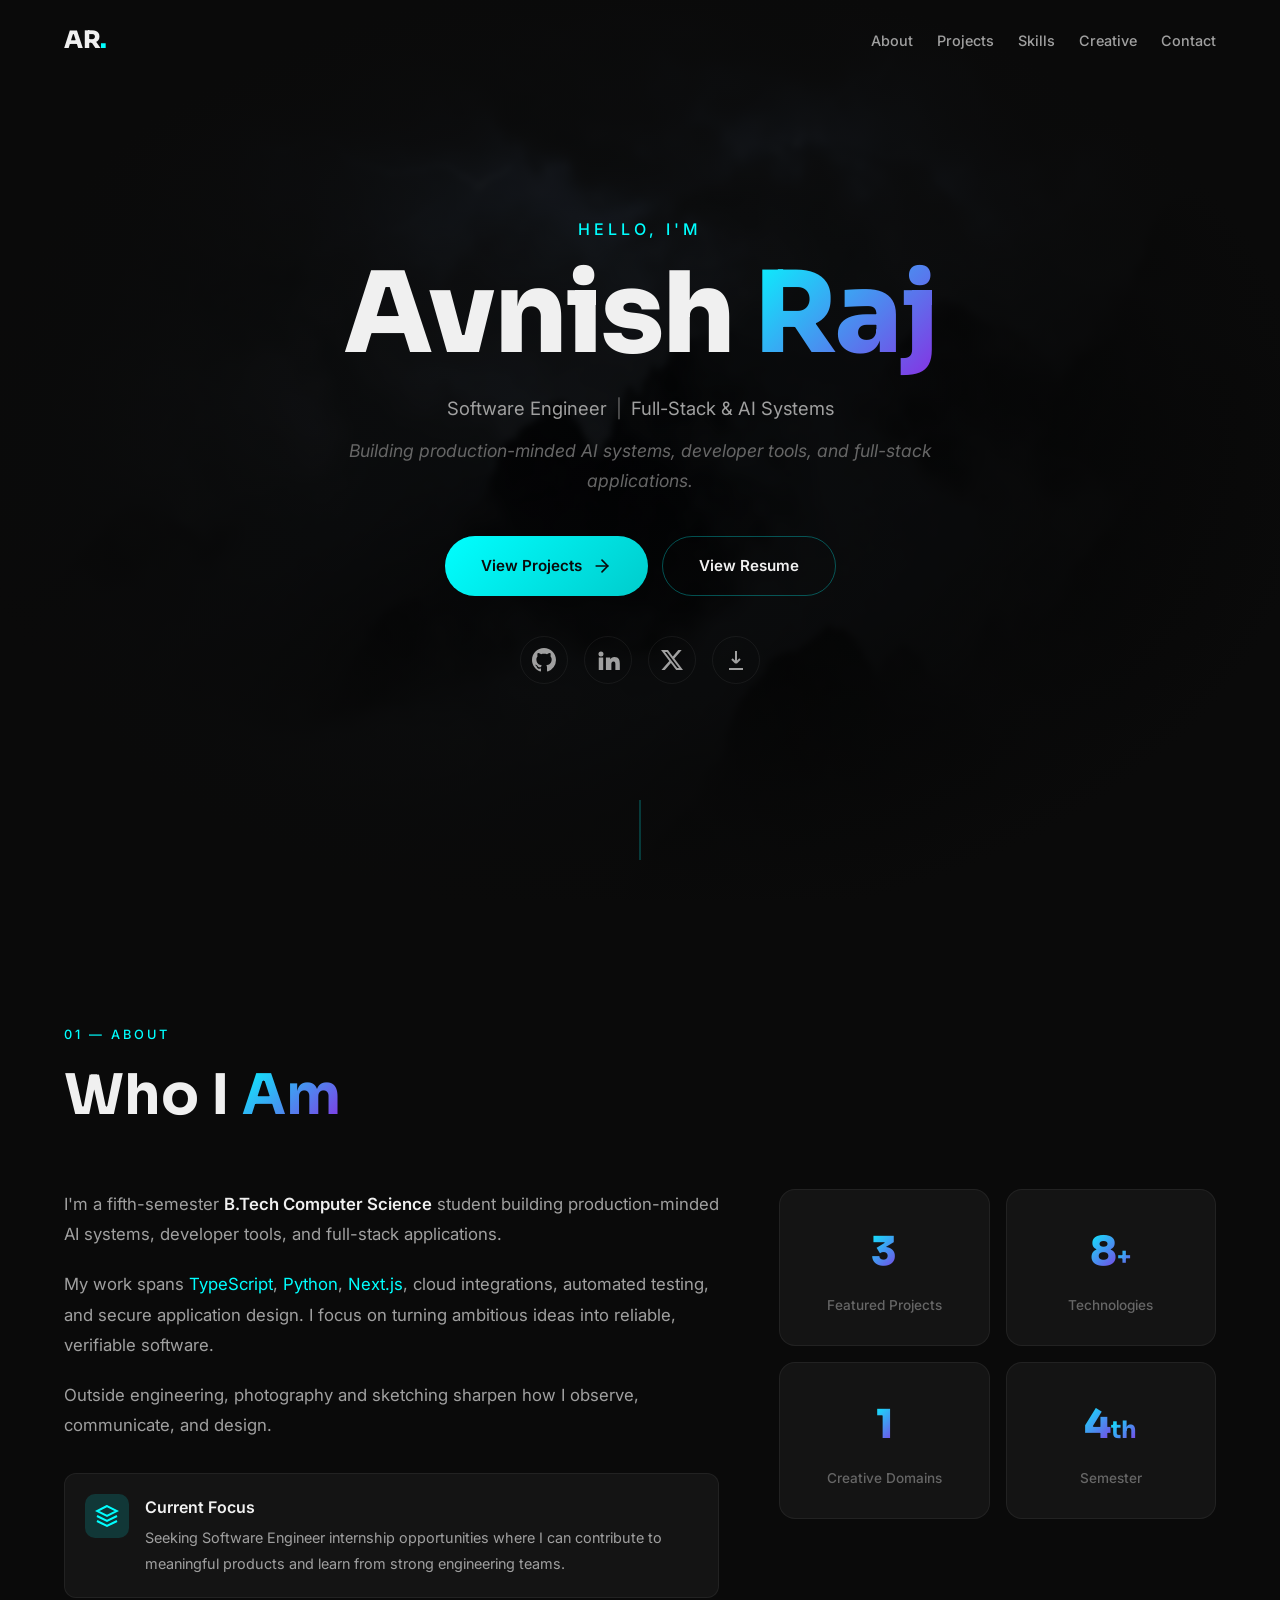
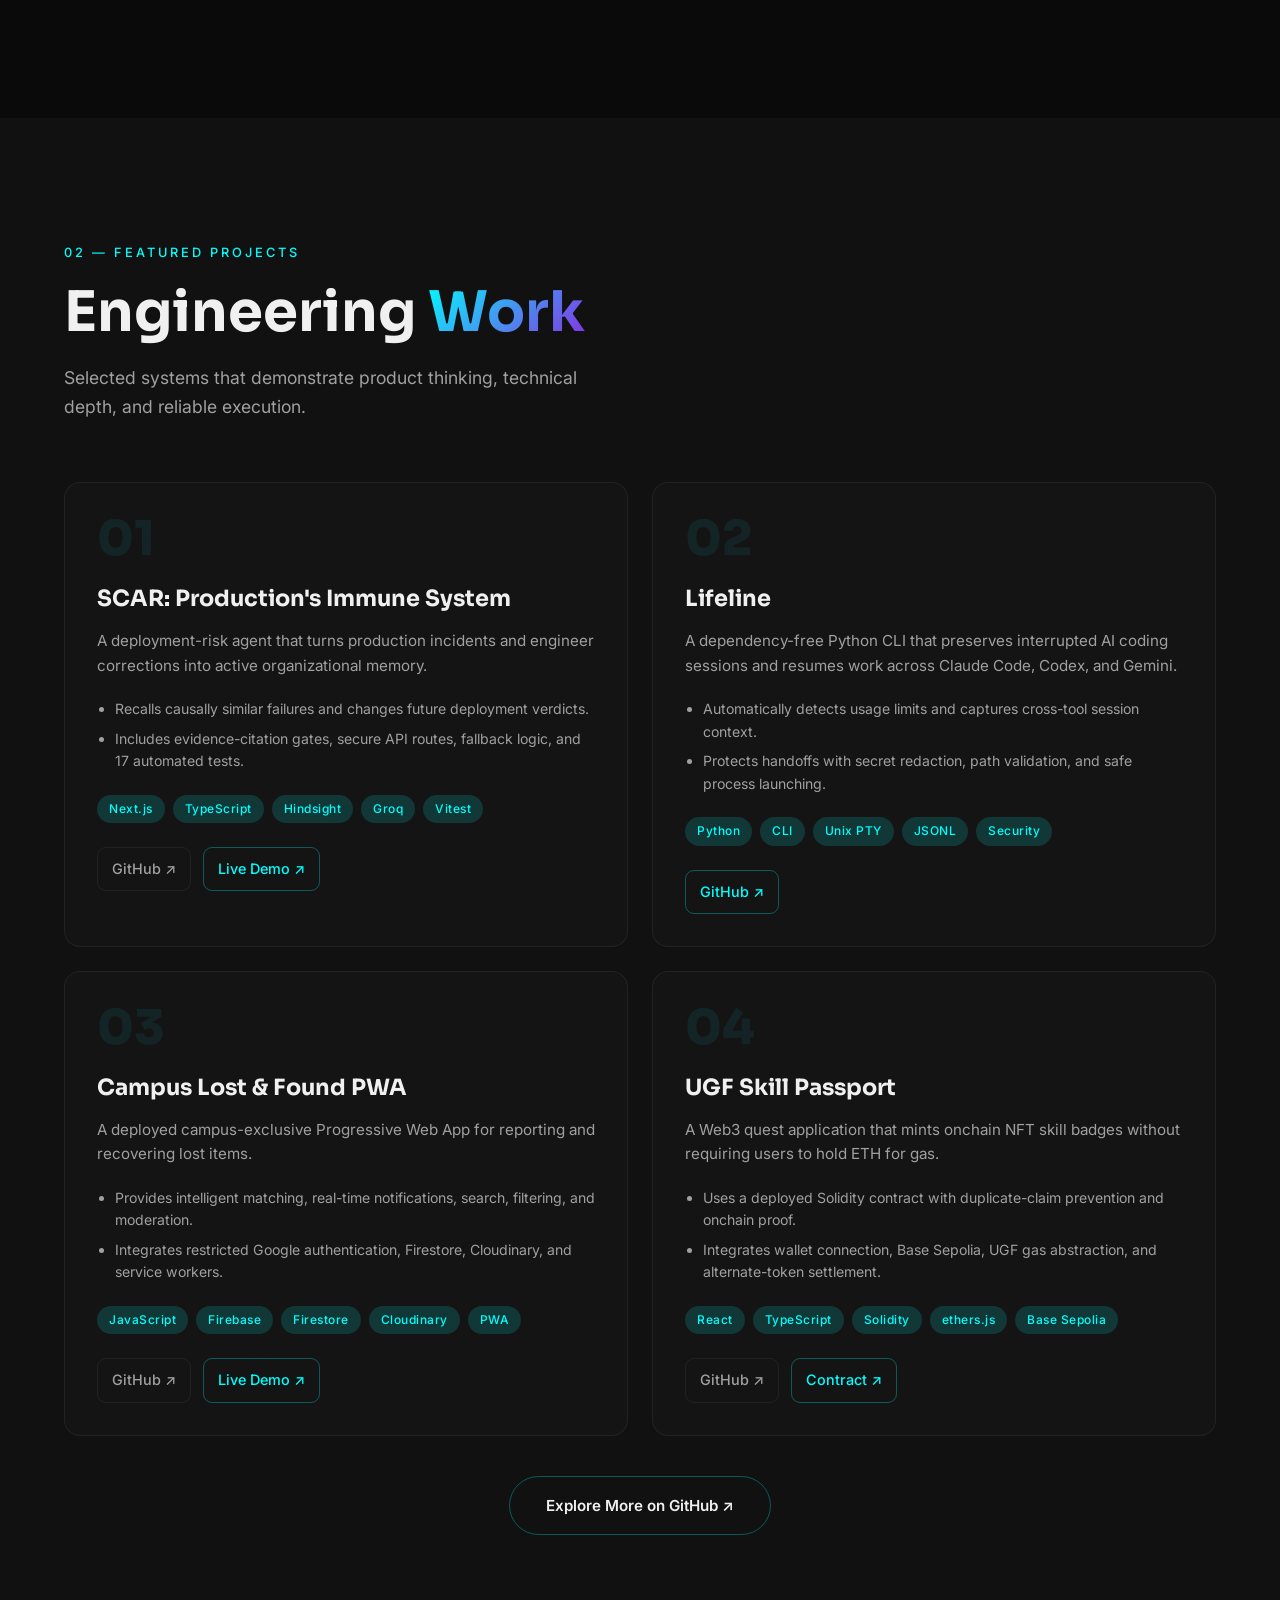
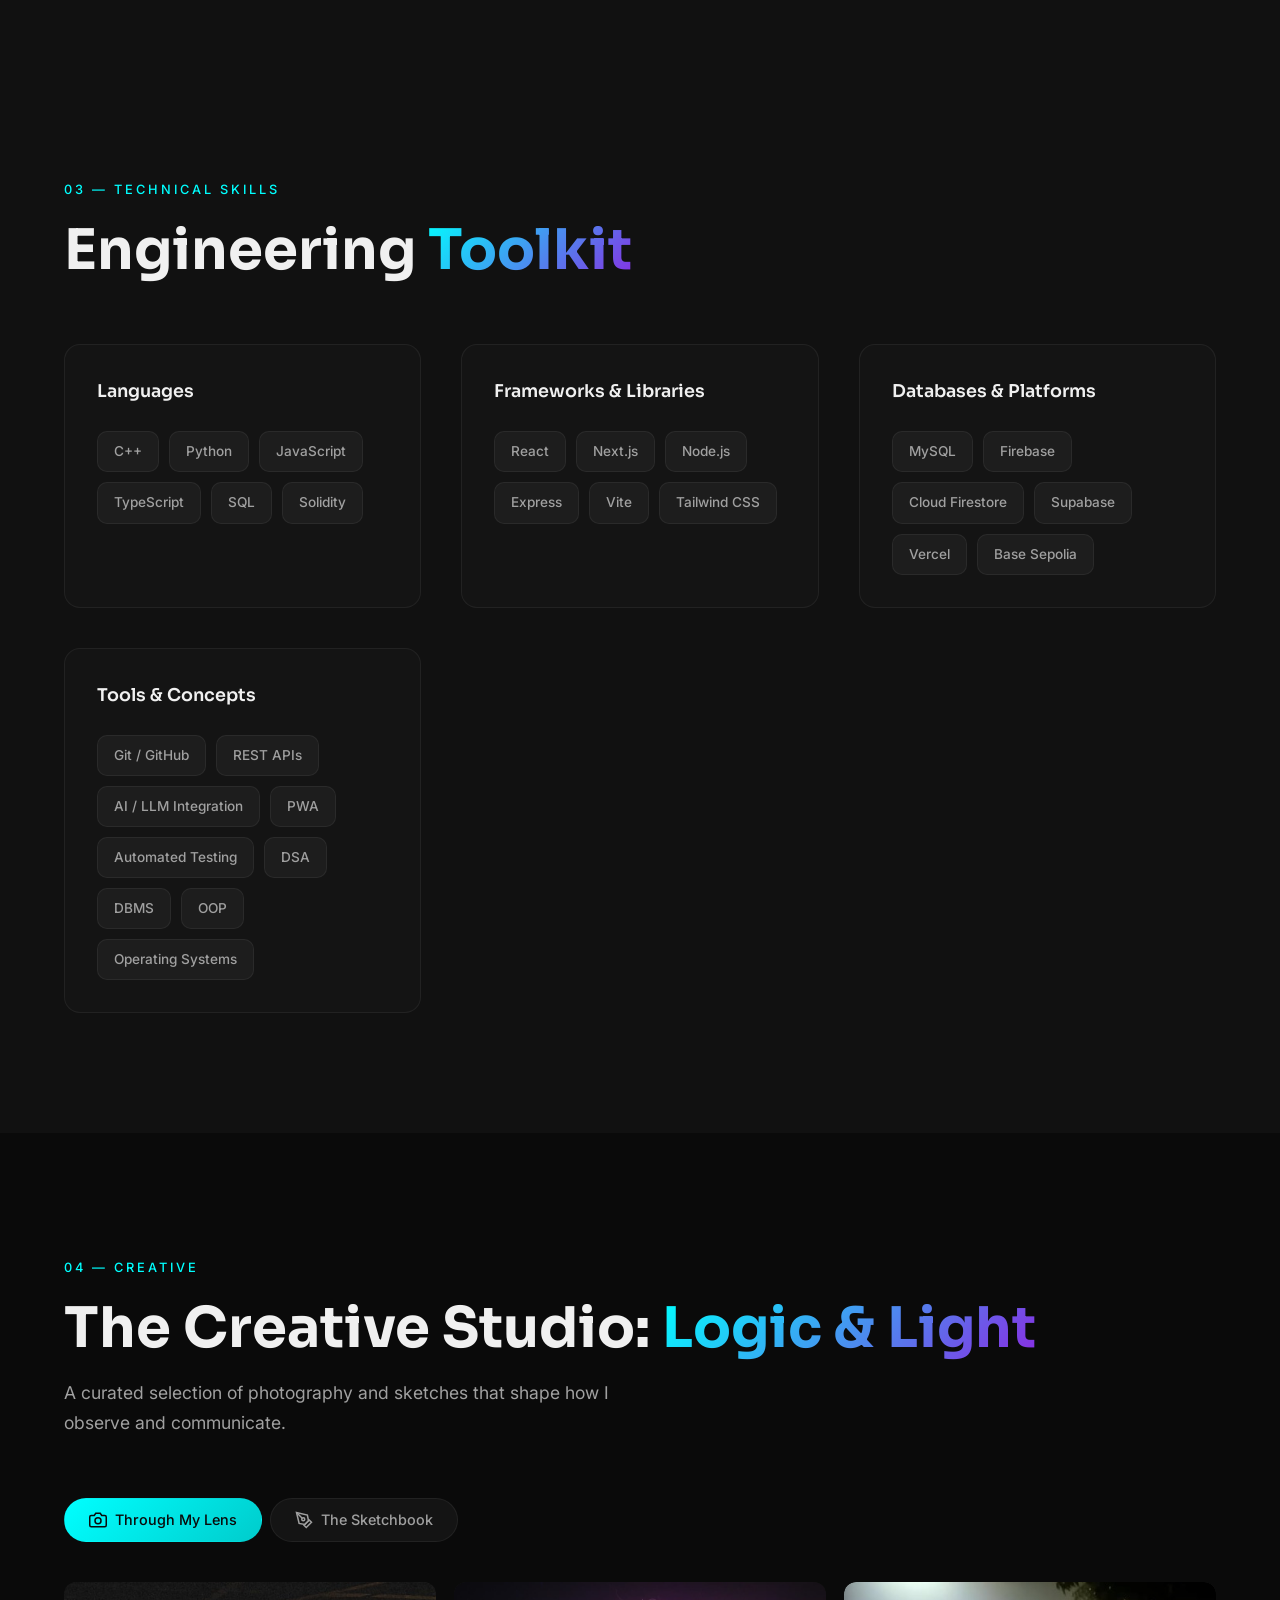
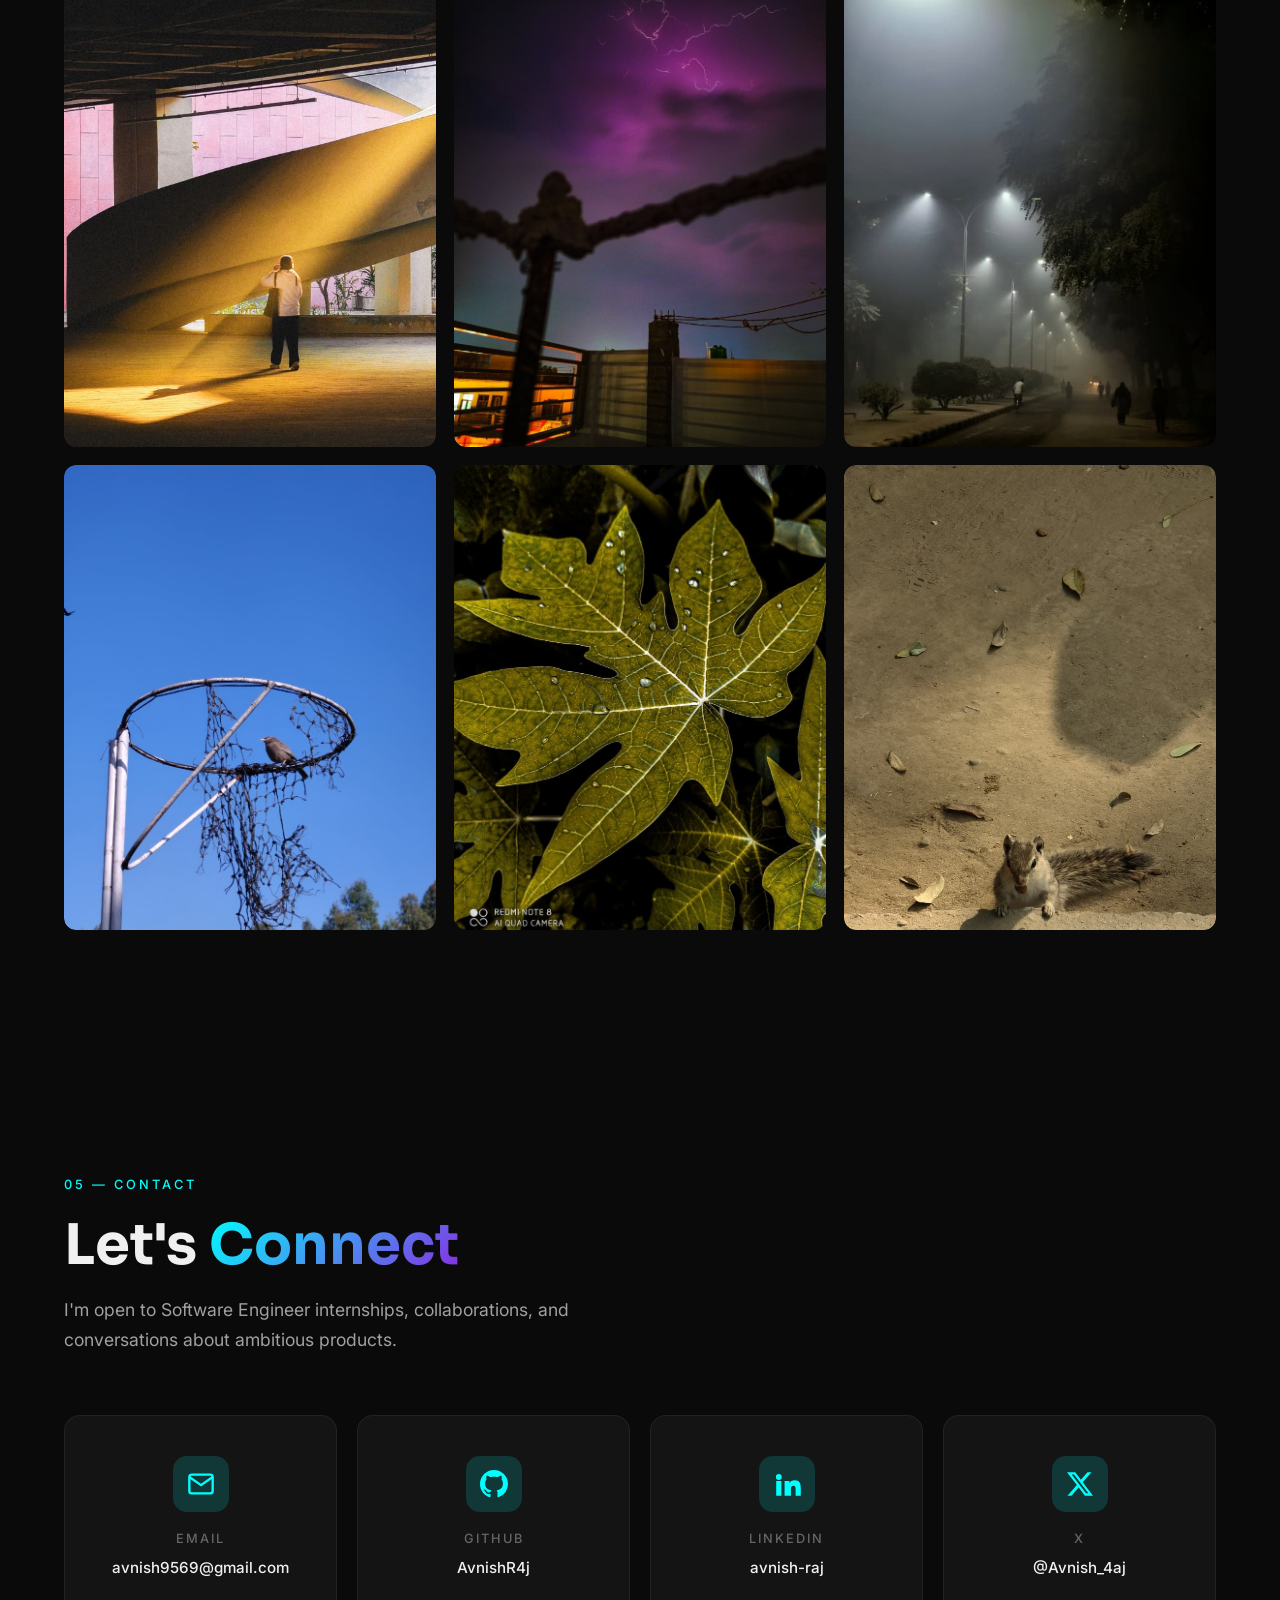
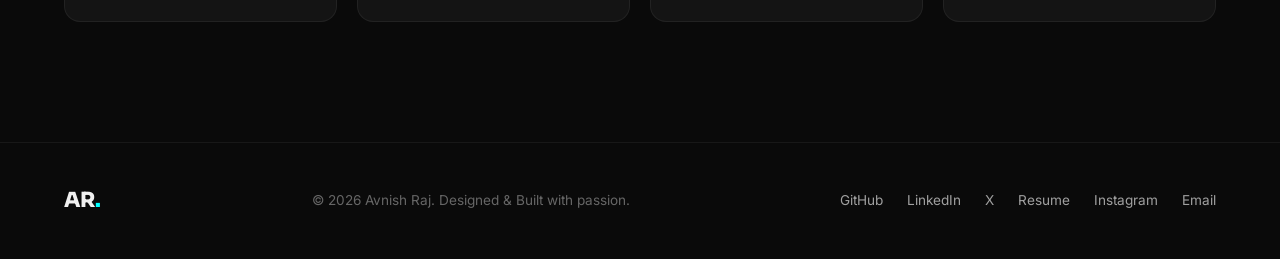
<file: index.html>
<!DOCTYPE html>
<html lang="en">

<head>
  <meta charset="UTF-8" />
  <meta name="viewport" content="width=device-width, initial-scale=1.0" />
  <title>Avnish Raj — Software Engineer | Full-Stack &amp; AI Systems</title>
  <meta name="description"
    content="Software engineering portfolio of Avnish Raj, a B.Tech Computer Science student building production-minded AI systems, developer tools, and full-stack applications." />
  <meta property="og:title" content="Avnish Raj — Software Engineer | Full-Stack &amp; AI Systems" />
  <meta property="og:description"
    content="Explore production-minded AI systems, developer tools, and full-stack applications built by Avnish Raj." />
  <meta property="og:type" content="website" />
  <meta property="og:url" content="https://avnishr4j.github.io/Portfolio-2.0/" />
  <link rel="preconnect" href="https://fonts.googleapis.com" />
  <link rel="preconnect" href="https://fonts.gstatic.com" crossorigin />
  <link
    href="https://fonts.googleapis.com/css2?family=Inter:wght@300;400;500;600;700&family=Sora:wght@400;600;700;800&display=swap"
    rel="stylesheet" />
  <link rel="stylesheet" href="style.css" />
</head>

<body>
  <!-- ═══════════════════ NAVIGATION ═══════════════════ -->
  <nav class="navbar" id="navbar">
    <div class="nav-container">
      <a href="#hero" class="nav-logo">AR<span class="accent-dot">.</span></a>
      <button class="hamburger" id="hamburger" aria-label="Toggle menu" aria-expanded="false" aria-controls="nav-links">
        <span></span><span></span><span></span>
      </button>
      <ul class="nav-links" id="nav-links">
        <li><a href="#about">About</a></li>
        <li><a href="#projects">Projects</a></li>
        <li><a href="#skills">Skills</a></li>
        <li><a href="#creative">Creative</a></li>
        <li><a href="#contact">Contact</a></li>
      </ul>
    </div>
  </nav>

  <!-- ═══════════════════ HERO SECTION ═══════════════════ -->
  <section class="hero" id="hero">
    <div class="hero-bg">
      <img src="assets/hero-bg.png" alt="" class="hero-bg-img" />
      <div class="hero-overlay"></div>
    </div>
    <div class="hero-particles" id="hero-particles"></div>
    <div class="hero-content reveal">
      <p class="hero-greeting">Hello, I'm</p>
      <h1 class="hero-name">Avnish <span class="gradient-text">Raj</span></h1>
      <p class="hero-tagline">Software Engineer <span class="sep">|</span> Full-Stack &amp; AI Systems</p>
      <p class="hero-message">Building production-minded AI systems, developer tools, and full-stack applications.</p>
      <div class="hero-actions">
        <a href="#projects" class="cta-btn">
          <span>View Projects</span>
          <svg width="20" height="20" viewBox="0 0 24 24" fill="none" stroke="currentColor" stroke-width="2"
            stroke-linecap="round" stroke-linejoin="round">
            <line x1="5" y1="12" x2="19" y2="12" />
            <polyline points="12 5 19 12 12 19" />
          </svg>
        </a>
        <a href="assets/Avnish_Raj_Software_Engineer_Resume.pdf" target="_blank" rel="noopener"
          class="cta-btn cta-btn-secondary">View Resume</a>
      </div>
      <div class="hero-socials">
        <a href="https://github.com/AvnishR4j" target="_blank" rel="noopener" aria-label="GitHub" class="social-icon">
          <svg viewBox="0 0 24 24" width="24" height="24" fill="currentColor">
            <path
              d="M12 0C5.37 0 0 5.37 0 12c0 5.31 3.435 9.795 8.205 11.385.6.105.825-.255.825-.57 0-.285-.015-1.23-.015-2.235-3.015.555-3.795-.735-4.035-1.41-.135-.345-.72-1.41-1.23-1.695-.42-.225-1.02-.78-.015-.795.945-.015 1.62.87 1.845 1.23 1.08 1.815 2.805 1.305 3.495.99.105-.78.42-1.305.765-1.605-2.67-.3-5.46-1.335-5.46-5.925 0-1.305.465-2.385 1.23-3.225-.12-.3-.54-1.53.12-3.18 0 0 1.005-.315 3.3 1.23.96-.27 1.98-.405 3-.405s2.04.135 3 .405c2.295-1.56 3.3-1.23 3.3-1.23.66 1.65.24 2.88.12 3.18.765.84 1.23 1.905 1.23 3.225 0 4.605-2.805 5.625-5.475 5.925.435.375.81 1.095.81 2.22 0 1.605-.015 2.895-.015 3.3 0 .315.225.69.825.57A12.02 12.02 0 0024 12c0-6.63-5.37-12-12-12z" />
          </svg>
        </a>
        <a href="https://www.linkedin.com/in/avnish-raj" target="_blank" rel="noopener" aria-label="LinkedIn"
          class="social-icon">
          <svg viewBox="0 0 24 24" width="24" height="24" fill="currentColor" aria-hidden="true">
            <path d="M4.98 3.5a2.5 2.5 0 11-.001 5.001A2.5 2.5 0 014.98 3.5zM2.75 9.5h4.46V22H2.75V9.5zm7.17 0h4.27v1.71h.06c.59-1.13 2.05-2.32 4.22-2.32 4.52 0 5.35 2.97 5.35 6.84V22h-4.45v-5.56c0-1.33-.03-3.03-1.85-3.03-1.85 0-2.14 1.45-2.14 2.93V22H9.92V9.5z" />
          </svg>
        </a>
        <a href="https://x.com/Avnish_4aj" target="_blank" rel="noopener" aria-label="X profile"
          class="social-icon">
          <svg viewBox="0 0 24 24" width="22" height="22" fill="currentColor" aria-hidden="true">
            <path d="M18.901 1.153h3.68l-8.04 9.19L24 22.846h-7.406l-5.8-7.584-6.638 7.584H.474l8.6-9.83L0 1.154h7.594l5.243 6.932 6.064-6.933Zm-1.293 19.493h2.039L6.486 3.24H4.298l13.31 17.406Z" />
          </svg>
        </a>
        <a href="assets/Avnish_Raj_Software_Engineer_Resume.pdf" download aria-label="Download resume"
          class="social-icon">
          <svg width="24" height="24" viewBox="0 0 24 24" fill="none" stroke="currentColor" stroke-width="2"
            aria-hidden="true"><path d="M12 3v12m0 0l-4-4m4 4l4-4"/><path d="M5 21h14"/></svg>
        </a>
      </div>
    </div>
    <div class="scroll-indicator">
      <div class="scroll-line"></div>
    </div>
  </section>

  <!-- ═══════════════════ ABOUT SECTION ═══════════════════ -->
  <section class="section about" id="about">
    <div class="container">
      <div class="section-header reveal">
        <span class="section-tag">01 — About</span>
        <h2 class="section-title">Who I <span class="gradient-text">Am</span></h2>
      </div>
      <div class="about-grid reveal">
        <div class="about-text">
          <p>I'm a fifth-semester <strong>B.Tech Computer Science</strong> student building production-minded AI
            systems, developer tools, and full-stack applications.</p>
          <p>My work spans <span class="accent-cyan">TypeScript</span>, <span class="accent-cyan">Python</span>,
            <span class="accent-cyan">Next.js</span>, cloud integrations, automated testing, and secure application
            design. I focus on turning ambitious ideas into reliable, verifiable software.</p>
          <p>Outside engineering, photography and sketching sharpen how I observe, communicate, and design.</p>
          <div class="about-highlight">
            <div class="highlight-icon">
              <svg width="24" height="24" viewBox="0 0 24 24" fill="none" stroke="currentColor" stroke-width="2">
                <path d="M12 2L2 7l10 5 10-5-10-5zM2 17l10 5 10-5M2 12l10 5 10-5" />
              </svg>
            </div>
            <div>
              <strong>Current Focus</strong>
              <p>Seeking Software Engineer internship opportunities where I can contribute to meaningful products and
                learn from strong engineering teams.</p>
            </div>
          </div>
        </div>
        <div class="about-stats">
          <div class="stat-card">
            <span class="stat-number" data-target="4">0</span>
            <span class="stat-label">Featured Projects</span>
          </div>
          <div class="stat-card">
            <span class="stat-number" data-target="10">0</span><span class="stat-plus">+</span>
            <span class="stat-label">Technologies</span>
          </div>
          <div class="stat-card">
            <span class="stat-number" data-target="2">0</span>
            <span class="stat-label">Creative Domains</span>
          </div>
          <div class="stat-card">
            <span class="stat-number" data-target="5">0</span><span class="stat-plus">th</span>
            <span class="stat-label">Semester</span>
          </div>
        </div>
      </div>
    </div>
  </section>

  <!-- ═══════════════════ PROJECTS SECTION ═══════════════════ -->
  <section class="section projects" id="projects">
    <div class="container">
      <div class="section-header reveal">
        <span class="section-tag">02 — Featured Projects</span>
        <h2 class="section-title">Engineering <span class="gradient-text">Work</span></h2>
        <p class="section-subtitle">Selected systems that demonstrate product thinking, technical depth, and reliable
          execution.</p>
      </div>
      <div class="projects-grid">
        <article class="project-card reveal" data-tilt>
          <div class="project-card-inner">
            <div class="project-number">01</div>
            <h3 class="project-title">SCAR: Production's Immune System</h3>
            <p class="project-desc">A deployment-risk agent that turns production incidents and engineer corrections
              into active organizational memory.</p>
            <ul class="project-highlights">
              <li>Recalls causally similar failures and changes future deployment verdicts.</li>
              <li>Includes evidence-citation gates, secure API routes, fallback logic, and 17 automated tests.</li>
            </ul>
            <div class="project-tech">
              <span>Next.js</span><span>TypeScript</span><span>Hindsight</span><span>Groq</span><span>Vitest</span>
            </div>
            <div class="project-actions">
              <a href="https://github.com/AvnishR4j/scar-production-immune-system" target="_blank" rel="noopener"
                class="project-link">GitHub ↗</a>
              <a href="https://scar-production-immune-system.vercel.app" target="_blank" rel="noopener"
                class="project-link project-link-primary">Live Demo ↗</a>
            </div>
          </div>
        </article>

        <article class="project-card reveal" data-tilt>
          <div class="project-card-inner">
            <div class="project-number">02</div>
            <h3 class="project-title">Lifeline</h3>
            <p class="project-desc">A dependency-free Python CLI that preserves interrupted AI coding sessions and
              resumes work across Claude Code, Codex, and Gemini.</p>
            <ul class="project-highlights">
              <li>Automatically detects usage limits and captures cross-tool session context.</li>
              <li>Protects handoffs with secret redaction, path validation, and safe process launching.</li>
            </ul>
            <div class="project-tech">
              <span>Python</span><span>CLI</span><span>Unix PTY</span><span>JSONL</span><span>Security</span>
            </div>
            <div class="project-actions">
              <a href="https://github.com/AvnishR4j/lifeline" target="_blank" rel="noopener"
                class="project-link project-link-primary">GitHub ↗</a>
            </div>
          </div>
        </article>

        <article class="project-card reveal" data-tilt>
          <div class="project-card-inner">
            <div class="project-number">03</div>
            <h3 class="project-title">Campus Lost &amp; Found PWA</h3>
            <p class="project-desc">A deployed campus-exclusive Progressive Web App for reporting and recovering lost
              items.</p>
            <ul class="project-highlights">
              <li>Provides intelligent matching, real-time notifications, search, filtering, and moderation.</li>
              <li>Integrates restricted Google authentication, Firestore, Cloudinary, and service workers.</li>
            </ul>
            <div class="project-tech">
              <span>JavaScript</span><span>Firebase</span><span>Firestore</span><span>Cloudinary</span><span>PWA</span>
            </div>
            <div class="project-actions">
              <a href="https://github.com/AvnishR4j/Lost-Found" target="_blank" rel="noopener"
                class="project-link">GitHub ↗</a>
              <a href="https://student-hub-wqat4.web.app" target="_blank" rel="noopener"
                class="project-link project-link-primary">Live Demo ↗</a>
            </div>
          </div>
        </article>

        <article class="project-card reveal" data-tilt>
          <div class="project-card-inner">
            <div class="project-number">04</div>
            <h3 class="project-title">UGF Skill Passport</h3>
            <p class="project-desc">A Web3 quest application that mints onchain NFT skill badges without requiring
              users to hold ETH for gas.</p>
            <ul class="project-highlights">
              <li>Uses a deployed Solidity contract with duplicate-claim prevention and onchain proof.</li>
              <li>Integrates wallet connection, Base Sepolia, UGF gas abstraction, and alternate-token settlement.</li>
            </ul>
            <div class="project-tech">
              <span>React</span><span>TypeScript</span><span>Solidity</span><span>ethers.js</span><span>Base Sepolia</span>
            </div>
            <div class="project-actions">
              <a href="https://github.com/AvnishR4j/ugf-skill-passport" target="_blank" rel="noopener"
                class="project-link">GitHub ↗</a>
              <a href="https://sepolia.basescan.org/address/0x3E10c764b3E30D8EE789EC45233D05b8186b2812"
                target="_blank" rel="noopener" class="project-link project-link-primary">Contract ↗</a>
            </div>
          </div>
        </article>
      </div>
      <div class="projects-archive reveal">
        <a href="https://github.com/AvnishR4j?tab=repositories" target="_blank" rel="noopener"
          class="cta-btn cta-btn-secondary">Explore More on GitHub ↗</a>
      </div>
    </div>
  </section>

  <!-- ═══════════════════ CREATIVE STUDIO ═══════════════════ -->
  <section class="section creative" id="creative">
    <div class="container">
      <div class="section-header reveal">
        <span class="section-tag">04 — Creative</span>
        <h2 class="section-title">The Creative Studio: <span class="gradient-text">Logic &amp; Light</span></h2>
        <p class="section-subtitle">A curated selection of photography and sketches that shape how I observe and
          communicate.</p>
      </div>

      <div class="tabs reveal">
        <button class="tab-btn active" data-tab="photography" id="tab-btn-photography" role="tab"
          aria-selected="true" aria-controls="tab-photography">
          <svg width="18" height="18" viewBox="0 0 24 24" fill="none" stroke="currentColor" stroke-width="2">
            <path d="M23 19a2 2 0 01-2 2H3a2 2 0 01-2-2V8a2 2 0 012-2h4l2-3h6l2 3h4a2 2 0 012 2z" />
            <circle cx="12" cy="13" r="4" />
          </svg>
          Through My Lens
        </button>
        <button class="tab-btn" data-tab="sketches" id="tab-btn-sketches" role="tab" aria-selected="false"
          aria-controls="tab-sketches">
          <svg width="18" height="18" viewBox="0 0 24 24" fill="none" stroke="currentColor" stroke-width="2">
            <path d="M12 19l7-7 3 3-7 7-3-3z" />
            <path d="M18 13l-1.5-7.5L2 2l3.5 14.5L13 18l5-5z" />
            <path d="M2 2l7.586 7.586" />
            <circle cx="11" cy="11" r="2" />
          </svg>
          The Sketchbook
        </button>
      </div>

      <div class="tab-content active" id="tab-photography" role="tabpanel" aria-labelledby="tab-btn-photography">
        <div class="masonry-grid">
          <div class="gallery-item reveal">
            <img src="assets/photography/golden-light.jpg" alt="Golden Light" loading="lazy" />
            <div class="gallery-caption">Golden Light</div>
          </div>
          <div class="gallery-item reveal">
            <img src="assets/photography/night-owl.jpg" alt="Night Owl" loading="lazy" />
            <div class="gallery-caption">Night Owl</div>
          </div>
          <div class="gallery-item reveal">
            <img src="assets/photography/petal-poise.jpg" alt="Petal Poise" loading="lazy" />
            <div class="gallery-caption">Petal Poise</div>
          </div>
          <div class="gallery-item reveal">
            <img src="assets/photography/purple-lightning.jpg" alt="Purple Lightning" loading="lazy" />
            <div class="gallery-caption">Purple Lightning</div>
          </div>
          <div class="gallery-item reveal">
            <img src="assets/photography/misty-night.jpg" alt="Misty Night" loading="lazy" />
            <div class="gallery-caption">Misty Night</div>
          </div>
          <div class="gallery-item reveal">
            <img src="assets/photography/campus-atrium.jpg" alt="Campus Atrium" loading="lazy" />
            <div class="gallery-caption">Campus Atrium</div>
          </div>
          <div class="gallery-item reveal">
            <img src="assets/photography/perched.jpg" alt="Perched" loading="lazy" />
            <div class="gallery-caption">Perched</div>
          </div>
          <div class="gallery-item reveal">
            <img src="assets/photography/leaf-macro.jpg" alt="Leaf Macro" loading="lazy" />
            <div class="gallery-caption">Leaf Macro</div>
          </div>
          <div class="gallery-item reveal">
            <img src="assets/photography/industrial-silhouette.jpg" alt="Industrial Silhouette" loading="lazy" />
            <div class="gallery-caption">Industrial Silhouette</div>
          </div>
          <div class="gallery-item reveal">
            <img src="assets/photography/leaf-insect.jpg" alt="Leaf Insect" loading="lazy" />
            <div class="gallery-caption">Leaf Insect</div>
          </div>
          <div class="gallery-item reveal">
            <img src="assets/photography/green-storm.jpg" alt="Green Storm" loading="lazy" />
            <div class="gallery-caption">Green Storm</div>
          </div>
          <div class="gallery-item reveal">
            <img src="assets/photography/dried-roses.jpg" alt="Dried Roses" loading="lazy" />
            <div class="gallery-caption">Dried Roses</div>
          </div>
          <div class="gallery-item reveal">
            <img src="assets/photography/foggy-morning.jpg" alt="Foggy Morning" loading="lazy" />
            <div class="gallery-caption">Foggy Morning</div>
          </div>
          <div class="gallery-item reveal">
            <img src="assets/photography/curious-squirrel.jpg" alt="Curious Squirrel" loading="lazy" />
            <div class="gallery-caption">Curious Squirrel</div>
          </div>
        </div>
      </div>

      <div class="tab-content" id="tab-sketches" role="tabpanel" aria-labelledby="tab-btn-sketches">
        <div class="masonry-grid">
          <div class="gallery-item reveal">
            <img src="assets/sketches/blue-eyed-portrait.jpg" alt="Blue-Eyed Portrait" loading="lazy" />
            <div class="gallery-caption">Blue-Eyed Portrait</div>
          </div>
          <div class="gallery-item reveal">
            <img src="assets/sketches/crowned-warrior.jpg" alt="Crowned Warrior" loading="lazy" />
            <div class="gallery-caption">Crowned Warrior</div>
          </div>
          <div class="gallery-item reveal">
            <img src="assets/sketches/joker-grin.jpg" alt="Joker Grin" loading="lazy" />
            <div class="gallery-caption">Joker Grin</div>
          </div>
          <div class="gallery-item reveal">
            <img src="assets/sketches/charcoal-gaze.jpg" alt="Charcoal Gaze" loading="lazy" />
            <div class="gallery-caption">Charcoal Gaze</div>
          </div>
          <div class="gallery-item reveal">
            <img src="assets/sketches/moon-knight.jpg" alt="Moon Knight" loading="lazy" />
            <div class="gallery-caption">Moon Knight</div>
          </div>
          <div class="gallery-item reveal">
            <img src="assets/sketches/hand-study.jpg" alt="Hand Study" loading="lazy" />
            <div class="gallery-caption">Hand Study</div>
          </div>
          <div class="gallery-item reveal">
            <img src="assets/sketches/vegito.jpg" alt="Vegito" loading="lazy" />
            <div class="gallery-caption">Vegito</div>
          </div>
          <div class="gallery-item reveal">
            <img src="assets/sketches/shiva.jpg" alt="Shiva" loading="lazy" />
            <div class="gallery-caption">Shiva</div>
          </div>
          <div class="gallery-item reveal">
            <img src="assets/sketches/thanos.jpg" alt="Thanos" loading="lazy" />
            <div class="gallery-caption">Thanos</div>
          </div>
          <div class="gallery-item reveal">
            <img src="assets/sketches/anime-scarf.jpg" alt="Anime Scarf" loading="lazy" />
            <div class="gallery-caption">Anime Scarf</div>
          </div>
          <div class="gallery-item reveal">
            <img src="assets/sketches/goku-action.jpg" alt="Goku Action" loading="lazy" />
            <div class="gallery-caption">Goku Action</div>
          </div>
          <div class="gallery-item reveal">
            <img src="assets/sketches/wile-e-coyote.jpg" alt="Wile E. Coyote" loading="lazy" />
            <div class="gallery-caption">Wile E. Coyote</div>
          </div>
          <div class="gallery-item reveal">
            <img src="assets/sketches/titan-scream.jpg" alt="Titan Scream" loading="lazy" />
            <div class="gallery-caption">Titan Scream</div>
          </div>
          <div class="gallery-item reveal">
            <img src="assets/sketches/phantom-reach.jpg" alt="Phantom Reach" loading="lazy" />
            <div class="gallery-caption">Phantom Reach</div>
          </div>
        </div>
      </div>

    </div>
  </section>

  <!-- ═══════════════════ SKILLS SECTION ═══════════════════ -->
  <section class="section skills" id="skills">
    <div class="container">
      <div class="section-header reveal">
        <span class="section-tag">03 — Technical Skills</span>
        <h2 class="section-title">Engineering <span class="gradient-text">Toolkit</span></h2>
      </div>
      <div class="skills-wrapper reveal">
        <div class="skills-category">
          <h3 class="skills-cat-title">Languages</h3>
          <div class="skills-list">
            <div class="skill-chip">C++</div><div class="skill-chip">Python</div>
            <div class="skill-chip">JavaScript</div><div class="skill-chip">TypeScript</div>
            <div class="skill-chip">SQL</div><div class="skill-chip">Solidity</div>
          </div>
        </div>

        <div class="skills-category">
          <h3 class="skills-cat-title">Frameworks &amp; Libraries</h3>
          <div class="skills-list">
            <div class="skill-chip">React</div><div class="skill-chip">Next.js</div>
            <div class="skill-chip">Node.js</div><div class="skill-chip">Express</div>
            <div class="skill-chip">Vite</div><div class="skill-chip">Tailwind CSS</div>
          </div>
        </div>

        <div class="skills-category">
          <h3 class="skills-cat-title">Databases &amp; Platforms</h3>
          <div class="skills-list">
            <div class="skill-chip">MySQL</div><div class="skill-chip">Firebase</div>
            <div class="skill-chip">Cloud Firestore</div><div class="skill-chip">Supabase</div>
            <div class="skill-chip">Vercel</div><div class="skill-chip">Base Sepolia</div>
          </div>
        </div>

        <div class="skills-category">
          <h3 class="skills-cat-title">Tools &amp; Concepts</h3>
          <div class="skills-list">
            <div class="skill-chip">Git / GitHub</div><div class="skill-chip">REST APIs</div>
            <div class="skill-chip">AI / LLM Integration</div><div class="skill-chip">PWA</div>
            <div class="skill-chip">Automated Testing</div><div class="skill-chip">DSA</div>
            <div class="skill-chip">DBMS</div><div class="skill-chip">OOP</div>
            <div class="skill-chip">Operating Systems</div>
          </div>
        </div>
      </div>
    </div>
  </section>

  <!-- ═══════════════════ CONTACT SECTION ═══════════════════ -->
  <section class="section contact" id="contact">
    <div class="container">
      <div class="section-header reveal">
        <span class="section-tag">05 — Contact</span>
        <h2 class="section-title">Let's <span class="gradient-text">Connect</span></h2>
        <p class="section-subtitle">I'm open to Software Engineer internships, collaborations, and conversations about
          ambitious products.</p>
      </div>
      <div class="contact-grid reveal">
        <a href="mailto:avnish9569@gmail.com" class="contact-card shimmer-link">
          <div class="contact-icon">
            <svg width="28" height="28" viewBox="0 0 24 24" fill="none" stroke="currentColor" stroke-width="2">
              <path d="M4 4h16c1.1 0 2 .9 2 2v12c0 1.1-.9 2-2 2H4c-1.1 0-2-.9-2-2V6c0-1.1.9-2 2-2z" />
              <polyline points="22,6 12,13 2,6" />
            </svg>
          </div>
          <span class="contact-label">Email</span>
          <span class="contact-value">avnish9569@gmail.com</span>
        </a>
        <a href="https://github.com/AvnishR4j" target="_blank" rel="noopener" class="contact-card">
          <div class="contact-icon">
            <svg viewBox="0 0 24 24" width="28" height="28" fill="currentColor">
              <path
                d="M12 0C5.37 0 0 5.37 0 12c0 5.31 3.435 9.795 8.205 11.385.6.105.825-.255.825-.57 0-.285-.015-1.23-.015-2.235-3.015.555-3.795-.735-4.035-1.41-.135-.345-.72-1.41-1.23-1.695-.42-.225-1.02-.78-.015-.795.945-.015 1.62.87 1.845 1.23 1.08 1.815 2.805 1.305 3.495.99.105-.78.42-1.305.765-1.605-2.67-.3-5.46-1.335-5.46-5.925 0-1.305.465-2.385 1.23-3.225-.12-.3-.54-1.53.12-3.18 0 0 1.005-.315 3.3 1.23.96-.27 1.98-.405 3-.405s2.04.135 3 .405c2.295-1.56 3.3-1.23 3.3-1.23.66 1.65.24 2.88.12 3.18.765.84 1.23 1.905 1.23 3.225 0 4.605-2.805 5.625-5.475 5.925.435.375.81 1.095.81 2.22 0 1.605-.015 2.895-.015 3.3 0 .315.225.69.825.57A12.02 12.02 0 0024 12c0-6.63-5.37-12-12-12z" />
            </svg>
          </div>
          <span class="contact-label">GitHub</span>
          <span class="contact-value">AvnishR4j</span>
        </a>
        <a href="https://www.linkedin.com/in/avnish-raj" target="_blank" rel="noopener" class="contact-card">
          <div class="contact-icon">
            <svg viewBox="0 0 24 24" width="28" height="28" fill="currentColor" aria-hidden="true">
              <path d="M4.98 3.5a2.5 2.5 0 11-.001 5.001A2.5 2.5 0 014.98 3.5zM2.75 9.5h4.46V22H2.75V9.5zm7.17 0h4.27v1.71h.06c.59-1.13 2.05-2.32 4.22-2.32 4.52 0 5.35 2.97 5.35 6.84V22h-4.45v-5.56c0-1.33-.03-3.03-1.85-3.03-1.85 0-2.14 1.45-2.14 2.93V22H9.92V9.5z" />
            </svg>
          </div>
          <span class="contact-label">LinkedIn</span>
          <span class="contact-value">avnish-raj</span>
        </a>
        <a href="https://x.com/Avnish_4aj" target="_blank" rel="noopener" class="contact-card">
          <div class="contact-icon">
            <svg viewBox="0 0 24 24" width="26" height="26" fill="currentColor" aria-hidden="true">
              <path d="M18.901 1.153h3.68l-8.04 9.19L24 22.846h-7.406l-5.8-7.584-6.638 7.584H.474l8.6-9.83L0 1.154h7.594l5.243 6.932 6.064-6.933Zm-1.293 19.493h2.039L6.486 3.24H4.298l13.31 17.406Z" />
            </svg>
          </div>
          <span class="contact-label">X</span>
          <span class="contact-value">@Avnish_4aj</span>
        </a>
      </div>
    </div>
  </section>

  <!-- ═══════════════════ FOOTER ═══════════════════ -->
  <footer class="footer">
    <div class="container">
      <div class="footer-content">
        <p class="footer-logo">AR<span class="accent-dot">.</span></p>
        <p class="footer-copy">&copy; 2026 Avnish Raj. Designed &amp; Built with passion.</p>
        <div class="footer-links">
          <a href="https://github.com/AvnishR4j" target="_blank" rel="noopener">GitHub</a>
          <a href="https://www.linkedin.com/in/avnish-raj" target="_blank" rel="noopener">LinkedIn</a>
          <a href="https://x.com/Avnish_4aj" target="_blank" rel="noopener">X</a>
          <a href="assets/Avnish_Raj_Software_Engineer_Resume.pdf" target="_blank" rel="noopener">Resume</a>
          <a href="https://instagram.com/avniiisssshhhhh" target="_blank" rel="noopener">Instagram</a>
          <a href="mailto:avnish9569@gmail.com">Email</a>
        </div>
      </div>
    </div>
  </footer>

  <script src="script.js"></script>
</body>

</html>
</file>
<file: style.css>
/* ═══════════════════════════════════════════════════════════
   AVNISH RAJ — PORTFOLIO DESIGN SYSTEM
   Dark Theme · Electric Blue + Violet Accents
   ═══════════════════════════════════════════════════════════ */

/* ─── RESET & BASE ─── */
*,
*::before,
*::after {
  margin: 0;
  padding: 0;
  box-sizing: border-box;
}

:root {
  /* Colors */
  --bg-primary: #0A0A0A;
  --bg-secondary: #111111;
  --bg-card: #141414;
  --bg-card-hover: #1a1a1a;
  --text-primary: #f0f0f0;
  --text-secondary: #a0a0a0;
  --text-muted: #666666;
  --accent-cyan: #00FFFF;
  --accent-violet: #8A2BE2;
  --accent-cyan-dim: rgba(0, 255, 255, 0.15);
  --accent-violet-dim: rgba(138, 43, 226, 0.15);
  --border-color: rgba(255, 255, 255, 0.06);
  --border-glow: rgba(0, 255, 255, 0.3);

  /* Typography */
  --font-heading: 'Sora', sans-serif;
  --font-body: 'Inter', sans-serif;

  /* Spacing */
  --section-padding: 120px 0;
  --container-width: 1200px;

  /* Transitions */
  --transition-fast: 0.2s ease;
  --transition-medium: 0.4s cubic-bezier(0.25, 0.46, 0.45, 0.94);
  --transition-slow: 0.6s cubic-bezier(0.16, 1, 0.3, 1);
}

html {
  scroll-behavior: smooth;
  font-size: 16px;
  -webkit-text-size-adjust: 100%;
  text-size-adjust: 100%;
  -webkit-font-smoothing: antialiased;
  -moz-osx-font-smoothing: grayscale;
}

body {
  font-family: var(--font-body);
  background-color: var(--bg-primary);
  color: var(--text-primary);
  line-height: 1.7;
  overflow-x: hidden;
}

a {
  text-decoration: none;
  color: inherit;
}

a:focus-visible,
button:focus-visible {
  outline: 2px solid var(--accent-cyan);
  outline-offset: 4px;
}

img {
  max-width: 100%;
  display: block;
}

.container {
  max-width: var(--container-width);
  margin: 0 auto;
  padding: 0 24px;
}

/* ─── SELECTION ─── */
::selection {
  background: var(--accent-cyan);
  color: var(--bg-primary);
}

/* ─── SCROLLBAR ─── */
::-webkit-scrollbar {
  width: 6px;
}

::-webkit-scrollbar-track {
  background: var(--bg-primary);
}

::-webkit-scrollbar-thumb {
  background: var(--accent-violet);
  border-radius: 3px;
}

/* ═══════════════════════════════════════════════════════════
   ANIMATIONS
   ═══════════════════════════════════════════════════════════ */

@keyframes fadeInUp {
  from {
    opacity: 0;
    transform: translateY(40px);
  }

  to {
    opacity: 1;
    transform: translateY(0);
  }
}

@keyframes fadeIn {
  from {
    opacity: 0;
  }

  to {
    opacity: 1;
  }
}

@keyframes shimmer {
  0% {
    background-position: -200% center;
  }

  100% {
    background-position: 200% center;
  }
}

@keyframes float {

  0%,
  100% {
    transform: translateY(0);
  }

  50% {
    transform: translateY(-10px);
  }
}

@keyframes scrollLine {
  0% {
    transform: scaleY(0);
    transform-origin: top;
  }

  50% {
    transform: scaleY(1);
    transform-origin: top;
  }

  50.1% {
    transform: scaleY(1);
    transform-origin: bottom;
  }

  100% {
    transform: scaleY(0);
    transform-origin: bottom;
  }
}

@keyframes glowPulse {

  0%,
  100% {
    box-shadow: 0 0 5px var(--accent-cyan-dim), 0 0 10px var(--accent-cyan-dim);
  }

  50% {
    box-shadow: 0 0 15px var(--accent-cyan-dim), 0 0 30px var(--accent-cyan-dim);
  }
}

@keyframes gradientShift {
  0% {
    background-position: 0% 50%;
  }

  50% {
    background-position: 100% 50%;
  }

  100% {
    background-position: 0% 50%;
  }
}

/* reveal class for scroll animations */
.reveal {
  opacity: 0;
  transform: translateY(40px);
  transition: opacity 0.8s cubic-bezier(0.16, 1, 0.3, 1),
    transform 0.8s cubic-bezier(0.16, 1, 0.3, 1);
}

.reveal.visible {
  opacity: 1;
  transform: translateY(0);
}

/* stagger children */
.reveal:nth-child(2) {
  transition-delay: 0.1s;
}

.reveal:nth-child(3) {
  transition-delay: 0.2s;
}

.reveal:nth-child(4) {
  transition-delay: 0.3s;
}

.reveal:nth-child(5) {
  transition-delay: 0.4s;
}

.reveal:nth-child(6) {
  transition-delay: 0.5s;
}

/* ═══════════════════════════════════════════════════════════
   UTILITY
   ═══════════════════════════════════════════════════════════ */

.gradient-text {
  background: linear-gradient(135deg, var(--accent-cyan), var(--accent-violet));
  -webkit-background-clip: text;
  -webkit-text-fill-color: transparent;
  background-clip: text;
}

.accent-cyan {
  color: var(--accent-cyan);
}

.accent-violet {
  color: var(--accent-violet);
}

.accent-dot {
  color: var(--accent-cyan);
}

.section {
  padding: var(--section-padding);
  position: relative;
}

.section-header {
  margin-bottom: 60px;
}

.section-tag {
  display: inline-block;
  font-family: var(--font-body);
  font-size: 0.8rem;
  font-weight: 500;
  letter-spacing: 3px;
  text-transform: uppercase;
  color: var(--accent-cyan);
  margin-bottom: 16px;
}

.section-title {
  font-family: var(--font-heading);
  font-size: clamp(2rem, 5vw, 3.5rem);
  font-weight: 700;
  line-height: 1.2;
  color: var(--text-primary);
}

.section-subtitle {
  font-size: 1.1rem;
  color: var(--text-secondary);
  margin-top: 16px;
  max-width: 550px;
}

.sep {
  color: var(--text-muted);
  margin: 0 4px;
}

/* ═══════════════════════════════════════════════════════════
   NAVIGATION
   ═══════════════════════════════════════════════════════════ */

.navbar {
  position: fixed;
  top: 0;
  left: 0;
  width: 100%;
  z-index: 1000;
  padding: 20px 0;
  transition: background var(--transition-medium), padding var(--transition-medium),
    backdrop-filter var(--transition-medium);
}

.navbar.scrolled {
  background: rgba(10, 10, 10, 0.85);
  backdrop-filter: blur(20px);
  -webkit-backdrop-filter: blur(20px);
  padding: 12px 0;
  border-bottom: 1px solid var(--border-color);
}

.nav-container {
  max-width: var(--container-width);
  margin: 0 auto;
  padding: 0 24px;
  display: flex;
  align-items: center;
  justify-content: space-between;
}

.nav-logo {
  font-family: var(--font-heading);
  font-size: 1.5rem;
  font-weight: 800;
  color: var(--text-primary);
  letter-spacing: -0.5px;
}

.nav-links {
  display: flex;
  list-style: none;
  gap: 24px;
}

.nav-links a {
  font-size: 0.9rem;
  font-weight: 500;
  color: var(--text-secondary);
  position: relative;
  transition: color var(--transition-fast);
  padding: 4px 0;
}

.nav-links a::after {
  content: '';
  position: absolute;
  bottom: -2px;
  left: 0;
  width: 0;
  height: 2px;
  background: linear-gradient(90deg, var(--accent-cyan), var(--accent-violet));
  transition: width var(--transition-medium);
  border-radius: 1px;
}

.nav-links a:hover {
  color: var(--text-primary);
}

.nav-links a:hover::after {
  width: 100%;
}

/* Hamburger */
.hamburger {
  display: none;
  flex-direction: column;
  gap: 5px;
  background: none;
  border: none;
  cursor: pointer;
  padding: 4px;
  z-index: 1001;
}

.hamburger span {
  width: 24px;
  height: 2px;
  background: var(--text-primary);
  transition: var(--transition-fast);
  border-radius: 1px;
}

.hamburger.active span:nth-child(1) {
  transform: rotate(45deg) translate(5px, 5px);
}

.hamburger.active span:nth-child(2) {
  opacity: 0;
}

.hamburger.active span:nth-child(3) {
  transform: rotate(-45deg) translate(5px, -5px);
}

/* ═══════════════════════════════════════════════════════════
   HERO
   ═══════════════════════════════════════════════════════════ */

.hero {
  min-height: 100vh;
  display: flex;
  align-items: center;
  justify-content: center;
  position: relative;
  overflow: hidden;
}

.hero-bg {
  position: absolute;
  inset: 0;
  z-index: 0;
}

.hero-bg-img {
  width: 100%;
  height: 100%;
  object-fit: cover;
  filter: blur(3px) brightness(0.25);
  transform: scale(1.05);
}

.hero-overlay {
  position: absolute;
  inset: 0;
  background: radial-gradient(ellipse at center, transparent 0%, var(--bg-primary) 75%);
}

.hero-particles {
  position: absolute;
  inset: 0;
  z-index: 1;
  overflow: hidden;
}

.particle {
  position: absolute;
  width: 2px;
  height: 2px;
  background: var(--accent-cyan);
  border-radius: 50%;
  opacity: 0;
  animation: floatParticle linear infinite;
}

@keyframes floatParticle {
  0% {
    opacity: 0;
    transform: translateY(100vh) scale(0);
  }

  10% {
    opacity: 0.6;
  }

  90% {
    opacity: 0.6;
  }

  100% {
    opacity: 0;
    transform: translateY(-100px) scale(1);
  }
}

.hero-content {
  position: relative;
  z-index: 2;
  text-align: center;
  padding: 0 24px;
}

.hero-greeting {
  font-size: 1rem;
  font-weight: 500;
  letter-spacing: 4px;
  text-transform: uppercase;
  color: var(--accent-cyan);
  margin-bottom: 12px;
}

.hero-name {
  font-family: var(--font-heading);
  font-size: clamp(3rem, 10vw, 7rem);
  font-weight: 800;
  line-height: 1.05;
  letter-spacing: -2px;
  margin-bottom: 20px;
}

.hero-tagline {
  font-size: clamp(0.9rem, 2vw, 1.15rem);
  color: var(--text-secondary);
  margin-bottom: 12px;
  font-weight: 400;
}

.hero-message {
  font-size: 1.1rem;
  color: var(--text-muted);
  font-style: italic;
  margin: 0 auto 40px;
  max-width: 680px;
}

.hero-actions {
  display: flex;
  justify-content: center;
  flex-wrap: wrap;
  gap: 14px;
}

.cta-btn {
  display: inline-flex;
  align-items: center;
  gap: 10px;
  padding: 16px 36px;
  font-family: var(--font-body);
  font-size: 0.95rem;
  font-weight: 600;
  color: var(--bg-primary);
  background: linear-gradient(135deg, var(--accent-cyan), #00cccc);
  border: none;
  border-radius: 50px;
  cursor: pointer;
  transition: transform var(--transition-medium), box-shadow var(--transition-medium);
  text-decoration: none;
}

.cta-btn:hover {
  transform: translateY(-3px);
  box-shadow: 0 10px 40px rgba(0, 255, 255, 0.3);
}

.cta-btn svg {
  transition: transform var(--transition-fast);
}

.cta-btn:hover svg {
  transform: translateX(4px);
}

.cta-btn-secondary {
  color: var(--text-primary);
  background: transparent;
  border: 1px solid var(--border-glow);
}

.cta-btn-secondary:hover {
  border-color: var(--accent-cyan);
  box-shadow: 0 10px 40px var(--accent-cyan-dim);
}

.hero-socials {
  display: flex;
  justify-content: center;
  gap: 16px;
  margin-top: 40px;
}

.social-icon {
  display: flex;
  align-items: center;
  justify-content: center;
  width: 48px;
  height: 48px;
  border: 1px solid var(--border-color);
  border-radius: 50%;
  color: var(--text-secondary);
  transition: color var(--transition-fast), border-color var(--transition-fast),
    transform var(--transition-fast), box-shadow var(--transition-fast);
}

.social-icon:hover {
  color: var(--accent-cyan);
  border-color: var(--accent-cyan);
  transform: translateY(-3px);
  box-shadow: 0 5px 20px var(--accent-cyan-dim);
}

/* Scroll indicator */
.scroll-indicator {
  position: absolute;
  bottom: 40px;
  left: 50%;
  transform: translateX(-50%);
  z-index: 2;
}

.scroll-line {
  width: 1px;
  height: 60px;
  background: var(--accent-cyan);
  opacity: 0.4;
  animation: scrollLine 2s ease-in-out infinite;
}

/* ═══════════════════════════════════════════════════════════
   ABOUT
   ═══════════════════════════════════════════════════════════ */

.about-grid {
  display: grid;
  grid-template-columns: 1.2fr 0.8fr;
  gap: 60px;
  align-items: start;
}

.about-text p {
  color: var(--text-secondary);
  margin-bottom: 20px;
  font-size: 1.05rem;
  line-height: 1.8;
}

.about-text strong {
  color: var(--text-primary);
  font-weight: 600;
}

.about-highlight {
  display: flex;
  align-items: flex-start;
  gap: 16px;
  margin-top: 32px;
  padding: 20px;
  background: var(--bg-card);
  border-radius: 12px;
  border: 1px solid var(--border-color);
}

.highlight-icon {
  flex-shrink: 0;
  width: 44px;
  height: 44px;
  display: flex;
  align-items: center;
  justify-content: center;
  background: var(--accent-cyan-dim);
  border-radius: 10px;
  color: var(--accent-cyan);
}

.about-highlight strong {
  display: block;
  margin-bottom: 4px;
  color: var(--text-primary);
}

.about-highlight p {
  font-size: 0.9rem !important;
  margin-bottom: 0 !important;
  color: var(--text-secondary);
}

.about-stats {
  display: grid;
  grid-template-columns: 1fr 1fr;
  gap: 16px;
}

.stat-card {
  background: var(--bg-card);
  border: 1px solid var(--border-color);
  border-radius: 16px;
  padding: 28px 20px;
  text-align: center;
  transition: border-color var(--transition-fast), transform var(--transition-fast);
}

.stat-card:hover {
  border-color: var(--accent-cyan);
  transform: translateY(-4px);
}

.stat-number {
  font-family: var(--font-heading);
  font-size: 2.5rem;
  font-weight: 800;
  background: linear-gradient(135deg, var(--accent-cyan), var(--accent-violet));
  -webkit-background-clip: text;
  -webkit-text-fill-color: transparent;
  background-clip: text;
  display: inline;
}

.stat-plus {
  font-family: var(--font-heading);
  font-size: 1.5rem;
  font-weight: 700;
  background: linear-gradient(135deg, var(--accent-cyan), var(--accent-violet));
  -webkit-background-clip: text;
  -webkit-text-fill-color: transparent;
  background-clip: text;
}

.stat-label {
  display: block;
  font-size: 0.85rem;
  color: var(--text-muted);
  margin-top: 8px;
  font-weight: 500;
}

/* ═══════════════════════════════════════════════════════════
   PROJECTS
   ═══════════════════════════════════════════════════════════ */

.projects {
  background: var(--bg-secondary);
}

.projects-grid {
  display: grid;
  grid-template-columns: repeat(2, minmax(0, 1fr));
  gap: 24px;
}

.project-card {
  position: relative;
  border-radius: 16px;
  background: var(--bg-card);
  border: 1px solid var(--border-color);
  overflow: hidden;
  transition: border-color var(--transition-medium),
    box-shadow var(--transition-medium),
    transform var(--transition-medium);
  transform-style: preserve-3d;
  perspective: 1000px;
}

.project-card:hover {
  border-color: var(--border-glow);
  box-shadow: 0 0 30px var(--accent-cyan-dim),
    0 20px 60px rgba(0, 0, 0, 0.5);
}

.project-card-inner {
  padding: 32px;
  position: relative;
  z-index: 1;
}

.project-number {
  font-family: var(--font-heading);
  font-size: 3rem;
  font-weight: 800;
  background: linear-gradient(135deg, rgba(0, 255, 255, 0.08), rgba(138, 43, 226, 0.08));
  -webkit-background-clip: text;
  -webkit-text-fill-color: transparent;
  background-clip: text;
  line-height: 1;
  margin-bottom: 16px;
}

.project-title {
  font-family: var(--font-heading);
  font-size: 1.4rem;
  font-weight: 700;
  color: var(--text-primary);
  margin-bottom: 12px;
}

.project-desc {
  font-size: 0.95rem;
  color: var(--text-secondary);
  margin-bottom: 20px;
  line-height: 1.6;
}

.project-highlights {
  margin: 0 0 22px 18px;
  color: var(--text-secondary);
  font-size: 0.88rem;
  line-height: 1.6;
}

.project-highlights li + li {
  margin-top: 7px;
}

.project-tech {
  display: flex;
  flex-wrap: wrap;
  gap: 8px;
  margin-bottom: 24px;
}

.project-tech span {
  font-size: 0.75rem;
  font-weight: 500;
  padding: 4px 12px;
  border-radius: 20px;
  background: var(--accent-cyan-dim);
  color: var(--accent-cyan);
  letter-spacing: 0.5px;
}

.project-link {
  display: inline-flex;
  align-items: center;
  gap: 8px;
  font-size: 0.9rem;
  font-weight: 500;
  color: var(--text-secondary);
  transition: color var(--transition-fast), gap var(--transition-fast);
}

.project-link:hover {
  color: var(--accent-cyan);
  gap: 12px;
}

.project-actions {
  display: flex;
  flex-wrap: wrap;
  gap: 12px;
}

.project-actions .project-link {
  padding: 9px 14px;
  border: 1px solid var(--border-color);
  border-radius: 9px;
}

.project-actions .project-link-primary {
  color: var(--accent-cyan);
  border-color: var(--border-glow);
}

.projects-archive {
  display: flex;
  justify-content: center;
  margin-top: 40px;
}

/* ═══════════════════════════════════════════════════════════
   CREATIVE STUDIO
   ═══════════════════════════════════════════════════════════ */

.tabs {
  display: flex;
  gap: 8px;
  margin-bottom: 40px;
}

.tab-btn {
  display: inline-flex;
  align-items: center;
  gap: 8px;
  padding: 12px 24px;
  font-family: var(--font-body);
  font-size: 0.9rem;
  font-weight: 500;
  color: var(--text-secondary);
  background: var(--bg-card);
  border: 1px solid var(--border-color);
  border-radius: 50px;
  cursor: pointer;
  transition: all var(--transition-fast);
}

.tab-btn:hover {
  color: var(--text-primary);
  border-color: var(--text-muted);
}

.tab-btn.active {
  color: var(--bg-primary);
  background: linear-gradient(135deg, var(--accent-cyan), #00cccc);
  border-color: transparent;
}

.tab-content {
  display: none;
}

.tab-content.active {
  display: block;
  animation: fadeIn 0.5s ease;
}

/* Curated gallery grid */
.masonry-grid {
  display: grid;
  grid-template-columns: repeat(3, minmax(0, 1fr));
  gap: 18px;
}

.gallery-item {
  position: relative;
  aspect-ratio: 4 / 5;
  border-radius: 12px;
  overflow: hidden;
  cursor: pointer;
  background: var(--bg-card);
}

.gallery-item img {
  width: 100%;
  height: 100%;
  object-fit: cover;
  display: block;
  border-radius: 12px;
  transition: transform var(--transition-medium);
}

.gallery-item:hover img {
  transform: scale(1.05);
}

.gallery-placeholder {
  width: 100%;
  display: flex;
  align-items: center;
  justify-content: center;
  border-radius: 12px;
  transition: transform var(--transition-medium);
}

.gallery-placeholder-icon {
  opacity: 0.5;
  transition: opacity var(--transition-fast);
}

.gallery-item:hover .gallery-placeholder {
  transform: scale(1.05);
}

.gallery-item:hover .gallery-placeholder-icon {
  opacity: 0.2;
}

.gallery-caption {
  position: absolute;
  bottom: 0;
  left: 0;
  right: 0;
  padding: 20px 16px 16px;
  background: linear-gradient(transparent, rgba(0, 0, 0, 0.8));
  font-size: 0.85rem;
  font-weight: 500;
  color: var(--text-primary);
  transform: translateY(100%);
  transition: transform var(--transition-medium);
}

.gallery-item:hover .gallery-caption {
  transform: translateY(0);
}

.gallery-note {
  text-align: center;
  color: var(--text-muted);
  font-size: 0.85rem;
  margin-top: 32px;
  font-style: italic;
}

#tab-photography .gallery-item,
#tab-sketches .gallery-item {
  display: none;
}

#tab-photography .gallery-item:nth-child(1),
#tab-photography .gallery-item:nth-child(4),
#tab-photography .gallery-item:nth-child(5),
#tab-photography .gallery-item:nth-child(7),
#tab-photography .gallery-item:nth-child(8),
#tab-photography .gallery-item:nth-child(14),
#tab-sketches .gallery-item:nth-child(1),
#tab-sketches .gallery-item:nth-child(2),
#tab-sketches .gallery-item:nth-child(4),
#tab-sketches .gallery-item:nth-child(5),
#tab-sketches .gallery-item:nth-child(6),
#tab-sketches .gallery-item:nth-child(8) {
  display: block;
}

/* Sketches Grid */
.sketches-grid {
  display: grid;
  grid-template-columns: repeat(auto-fill, minmax(260px, 1fr));
  gap: 20px;
}

.sketch-item {
  background: var(--bg-card);
  border: 1px solid var(--border-color);
  border-radius: 12px;
  overflow: hidden;
  cursor: pointer;
  transition: transform var(--transition-medium), box-shadow var(--transition-medium);
}

.sketch-item img {
  width: 100%;
  display: block;
  transition: transform var(--transition-medium);
}

.sketch-item:hover {
  transform: scale(1.03);
  box-shadow: 0 20px 60px rgba(0, 0, 0, 0.4);
}

.sketch-item:hover img {
  transform: scale(1.05);
}

.sketch-placeholder {
  aspect-ratio: 4/5;
  display: flex;
  align-items: center;
  justify-content: center;
  background: linear-gradient(135deg, #f0efe8, #e8e6df);
}

.sketch-caption {
  padding: 14px 16px;
  font-size: 0.85rem;
  font-weight: 500;
  color: var(--text-secondary);
  text-align: center;
}

.sketch-note {
  color: var(--text-muted);
}

/* ═══════════════════════════════════════════════════════════
   SKILLS
   ═══════════════════════════════════════════════════════════ */

.skills {
  background: var(--bg-secondary);
}

.skills-wrapper {
  display: grid;
  grid-template-columns: repeat(auto-fit, minmax(320px, 1fr));
  gap: 40px;
}

.skills-category {
  background: var(--bg-card);
  border: 1px solid var(--border-color);
  border-radius: 16px;
  padding: 32px;
  transition: border-color var(--transition-fast);
}

.skills-category:hover {
  border-color: rgba(0, 255, 255, 0.15);
}

.skills-cat-title {
  display: flex;
  align-items: center;
  gap: 10px;
  font-family: var(--font-heading);
  font-size: 1.1rem;
  font-weight: 600;
  color: var(--text-primary);
  margin-bottom: 24px;
}

.skills-list {
  display: flex;
  flex-wrap: wrap;
  gap: 10px;
}

.skill-chip {
  display: inline-flex;
  align-items: center;
  gap: 6px;
  padding: 8px 16px;
  font-size: 0.85rem;
  font-weight: 500;
  color: var(--text-secondary);
  background: rgba(255, 255, 255, 0.04);
  border: 1px solid var(--border-color);
  border-radius: 10px;
  transition: border-color var(--transition-fast), color var(--transition-fast),
    background var(--transition-fast), transform var(--transition-fast);
}

.skill-chip:hover {
  border-color: var(--accent-cyan);
  color: var(--accent-cyan);
  background: var(--accent-cyan-dim);
  transform: translateY(-2px);
}

.creative-chip:hover {
  border-color: var(--accent-violet);
  color: var(--accent-violet);
  background: var(--accent-violet-dim);
}

/* ═══════════════════════════════════════════════════════════
   CONTACT
   ═══════════════════════════════════════════════════════════ */

.contact-grid {
  display: grid;
  grid-template-columns: repeat(4, minmax(0, 1fr));
  gap: 20px;
  margin-top: 20px;
}

.contact-card {
  display: flex;
  flex-direction: column;
  align-items: center;
  text-align: center;
  padding: 40px 24px;
  background: var(--bg-card);
  border: 1px solid var(--border-color);
  border-radius: 16px;
  transition: border-color var(--transition-fast), transform var(--transition-fast),
    box-shadow var(--transition-fast);
}

.contact-card:hover {
  border-color: var(--border-glow);
  transform: translateY(-6px);
  box-shadow: 0 20px 60px rgba(0, 0, 0, 0.3);
}

.contact-icon {
  width: 56px;
  height: 56px;
  display: flex;
  align-items: center;
  justify-content: center;
  background: var(--accent-cyan-dim);
  border-radius: 14px;
  color: var(--accent-cyan);
  margin-bottom: 16px;
}

.contact-label {
  font-size: 0.8rem;
  font-weight: 500;
  letter-spacing: 2px;
  text-transform: uppercase;
  color: var(--text-muted);
  margin-bottom: 6px;
}

.contact-value {
  font-size: 0.95rem;
  font-weight: 500;
  color: var(--text-primary);
}

/* Shimmer effect on email */
.shimmer-link:hover .contact-value {
  background: linear-gradient(90deg,
      var(--text-primary) 0%,
      var(--accent-cyan) 25%,
      var(--text-primary) 50%,
      var(--accent-cyan) 75%,
      var(--text-primary) 100%);
  background-size: 200% auto;
  -webkit-background-clip: text;
  -webkit-text-fill-color: transparent;
  background-clip: text;
  animation: shimmer 2s linear infinite;
}

/* ═══════════════════════════════════════════════════════════
   FOOTER
   ═══════════════════════════════════════════════════════════ */

.footer {
  padding: 40px 0;
  border-top: 1px solid var(--border-color);
}

.footer-content {
  display: flex;
  align-items: center;
  justify-content: space-between;
  flex-wrap: wrap;
  gap: 16px;
}

.footer-logo {
  font-family: var(--font-heading);
  font-size: 1.3rem;
  font-weight: 800;
}

.footer-copy {
  font-size: 0.85rem;
  color: var(--text-muted);
}

.footer-links {
  display: flex;
  gap: 24px;
}

.footer-links a {
  font-size: 0.85rem;
  color: var(--text-secondary);
  transition: color var(--transition-fast);
}

.footer-links a:hover {
  color: var(--accent-cyan);
}

/* ═══════════════════════════════════════════════════════════
   RESPONSIVE
   ═══════════════════════════════════════════════════════════ */

@media (max-width: 992px) {
  :root {
    --section-padding: 80px 0;
  }

  .about-grid {
    grid-template-columns: 1fr;
    gap: 40px;
  }

  .about-stats {
    grid-template-columns: repeat(4, 1fr);
  }

  .masonry-grid {
    grid-template-columns: repeat(2, minmax(0, 1fr));
  }

  .contact-grid {
    grid-template-columns: repeat(2, minmax(0, 1fr));
  }

}

@media (max-width: 768px) {
  .hamburger {
    display: flex;
  }

  .nav-links {
    position: fixed;
    top: 0;
    right: -100%;
    width: 280px;
    height: 100vh;
    flex-direction: column;
    background: rgba(10, 10, 10, 0.97);
    backdrop-filter: blur(20px);
    -webkit-backdrop-filter: blur(20px);
    padding: 100px 40px 40px;
    gap: 24px;
    transition: right var(--transition-medium);
    border-left: 1px solid var(--border-color);
  }

  .nav-links.open {
    right: 0;
  }

  .nav-links a {
    font-size: 1.1rem;
  }

  .projects-grid {
    grid-template-columns: 1fr;
  }

  .about-stats {
    grid-template-columns: 1fr 1fr;
  }

  .tabs {
    flex-direction: column;
  }

  .tab-btn {
    justify-content: center;
  }

  .masonry-grid {
    grid-template-columns: 1fr;
  }

  .contact-grid {
    grid-template-columns: 1fr 1fr;
  }

  .footer-content {
    flex-direction: column;
    text-align: center;
  }

  .hero-name {
    letter-spacing: -1px;
  }
}

@media (max-width: 480px) {
  :root {
    --section-padding: 64px 0;
  }

  .container,
  .nav-container {
    padding-left: 18px;
    padding-right: 18px;
  }

  .hero-content {
    width: 100%;
    padding: 0 18px;
  }

  .hero-name {
    font-size: clamp(3rem, 18vw, 4.4rem);
  }

  .hero-message {
    font-size: 1rem;
    line-height: 1.65;
    margin-bottom: 30px;
  }

  .hero-actions {
    flex-direction: column;
    align-items: center;
    gap: 12px;
  }

  .hero-actions .cta-btn {
    width: min(100%, 290px);
    justify-content: center;
    padding: 14px 22px;
  }

  .hero-socials {
    margin-top: 30px;
  }

  .section-header {
    margin-bottom: 38px;
  }

  .section-title {
    font-size: clamp(2rem, 12vw, 2.8rem);
    overflow-wrap: anywhere;
  }

  .section-subtitle {
    font-size: 1rem;
  }

  .project-card-inner {
    padding: 24px;
  }

  .project-title {
    font-size: 1.25rem;
    overflow-wrap: anywhere;
  }

  .project-actions {
    align-items: stretch;
    flex-direction: column;
  }

  .project-actions .project-link {
    width: 100%;
    justify-content: center;
  }

  .projects-archive .cta-btn {
    width: 100%;
    justify-content: center;
    padding: 14px 18px;
    text-align: center;
  }

  .skills-wrapper {
    grid-template-columns: 1fr;
  }

  .skills-category {
    padding: 24px;
  }

  .about-stats {
    grid-template-columns: 1fr 1fr;
  }

  .contact-grid {
    grid-template-columns: 1fr;
  }

  .hero-tagline .sep {
    display: block;
    height: 0;
    overflow: hidden;
    line-height: 0;
  }

  .footer-links {
    justify-content: center;
    flex-wrap: wrap;
  }
}

@media (prefers-reduced-motion: reduce) {
  html {
    scroll-behavior: auto;
  }

  *,
  *::before,
  *::after {
    animation-duration: 0.01ms !important;
    animation-iteration-count: 1 !important;
    transition-duration: 0.01ms !important;
  }

  .reveal {
    opacity: 1;
    transform: none;
  }
}
</file>
